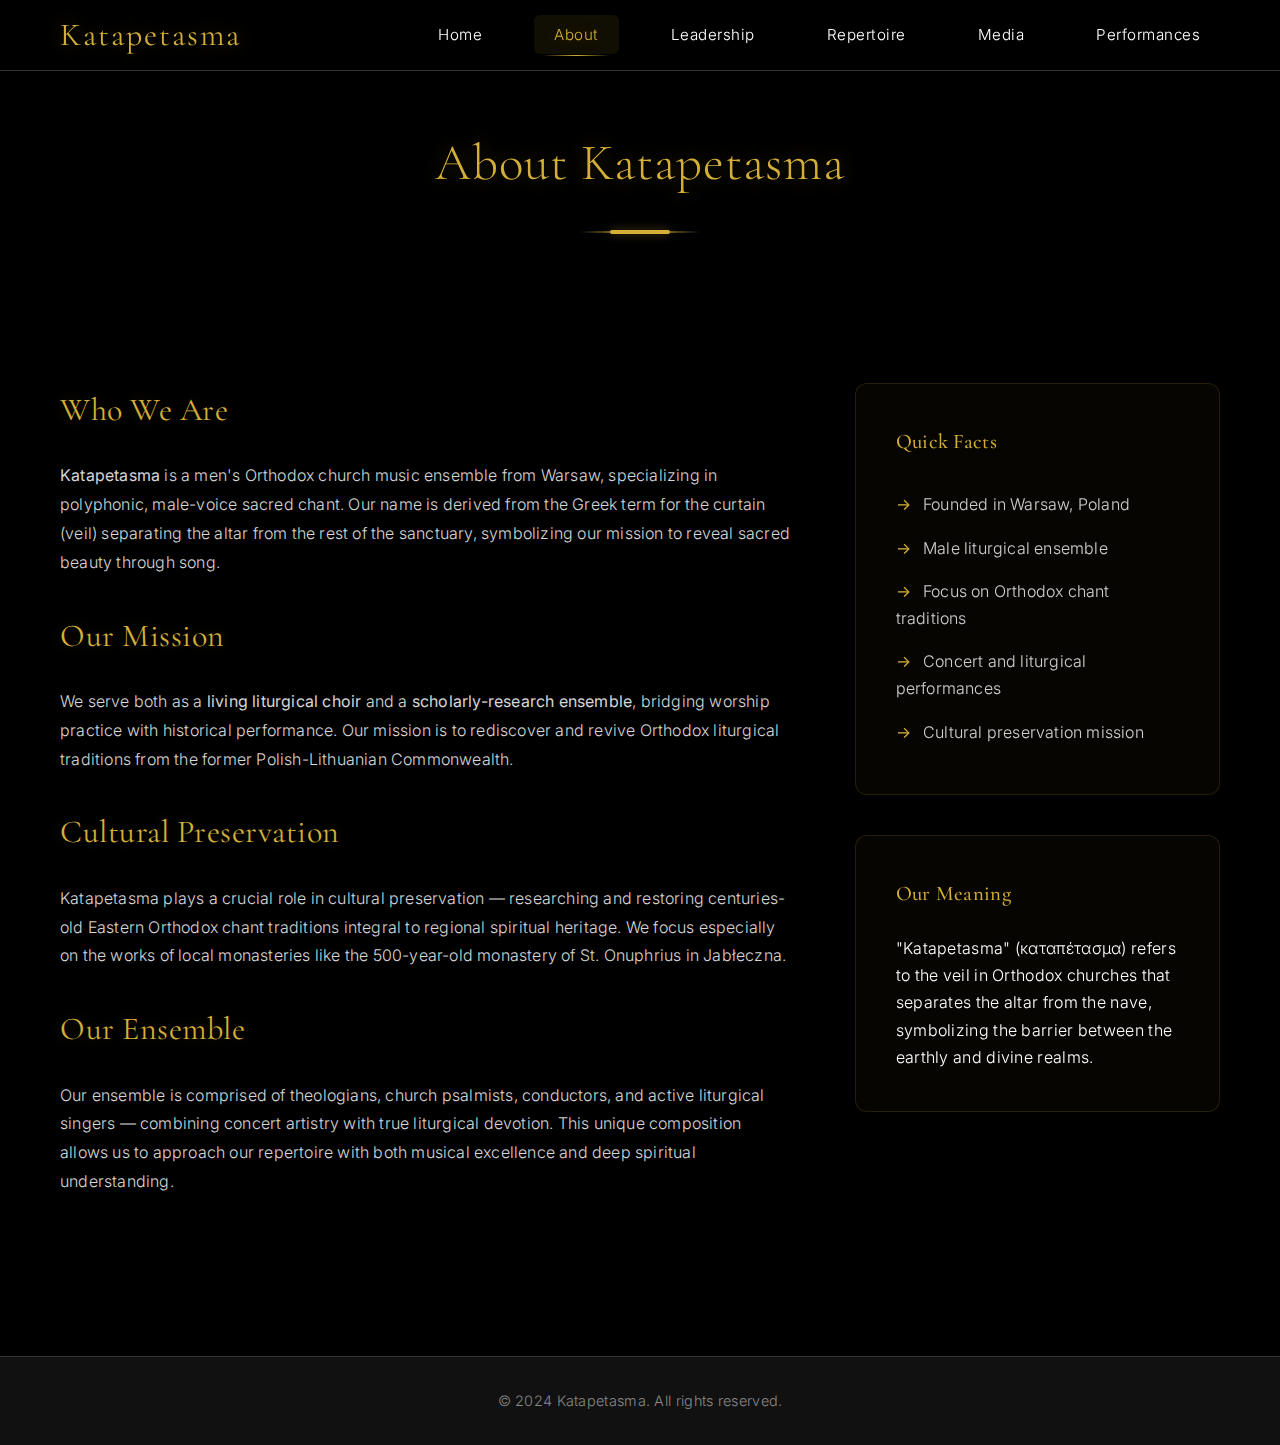
<file: about.html>
<!DOCTYPE html>
<html lang="en">
<head>
    <meta charset="UTF-8">
    <meta name="viewport" content="width=device-width, initial-scale=1.0">
    <title>About - Katapetasma</title>
    <link rel="stylesheet" href="styles.css">
</head>
<body>
    <nav class="navbar">
        <div class="nav-container">
            <div class="nav-logo">
                <h1>Katapetasma</h1>
            </div>
            <ul class="nav-menu">
                <li class="nav-item">
                    <a href="index.html" class="nav-link">Home</a>
                </li>
                <li class="nav-item">
                    <a href="about.html" class="nav-link active">About</a>
                </li>
                <li class="nav-item">
                    <a href="leadership.html" class="nav-link">Leadership</a>
                </li>
                <li class="nav-item">
                    <a href="repertoire.html" class="nav-link">Repertoire</a>
                </li>
                <li class="nav-item">
                    <a href="media.html" class="nav-link">Media</a>
                </li>
                <li class="nav-item">
                    <a href="performances.html" class="nav-link">Performances</a>
                </li>
            </ul>
        </div>
    </nav>

    <main>
        <section class="page-header">
            <div class="container">
                <h2>About Katapetasma</h2>
                <div class="golden-line"></div>
            </div>
        </section>

        <section class="content">
            <div class="container">
                <div class="content-grid">
                    <div class="main-content">
                        <h3>Who We Are</h3>
                        <p>
                            <strong>Katapetasma</strong> is a men's Orthodox church music ensemble from Warsaw, specializing in polyphonic, male-voice sacred chant. Our name is derived from the Greek term for the curtain (veil) separating the altar from the rest of the sanctuary, symbolizing our mission to reveal sacred beauty through song.
                        </p>
                        
                        <h3>Our Mission</h3>
                        <p>
                            We serve both as a <strong>living liturgical choir</strong> and a <strong>scholarly-research ensemble</strong>, bridging worship practice with historical performance. Our mission is to rediscover and revive Orthodox liturgical traditions from the former Polish-Lithuanian Commonwealth.
                        </p>

                        <h3>Cultural Preservation</h3>
                        <p>
                            Katapetasma plays a crucial role in cultural preservation — researching and restoring centuries-old Eastern Orthodox chant traditions integral to regional spiritual heritage. We focus especially on the works of local monasteries like the 500-year-old monastery of St. Onuphrius in Jabłeczna.
                        </p>

                        <h3>Our Ensemble</h3>
                        <p>
                            Our ensemble is comprised of theologians, church psalmists, conductors, and active liturgical singers — combining concert artistry with true liturgical devotion. This unique composition allows us to approach our repertoire with both musical excellence and deep spiritual understanding.
                        </p>
                    </div>

                    <div class="sidebar">
                        <div class="info-box">
                            <h4>Quick Facts</h4>
                            <ul>
                                <li>Founded in Warsaw, Poland</li>
                                <li>Male liturgical ensemble</li>
                                <li>Focus on Orthodox chant traditions</li>
                                <li>Concert and liturgical performances</li>
                                <li>Cultural preservation mission</li>
                            </ul>
                        </div>

                        <div class="info-box">
                            <h4>Our Meaning</h4>
                            <p>
                                "Katapetasma" (καταπέτασμα) refers to the veil in Orthodox churches that separates the altar from the nave, symbolizing the barrier between the earthly and divine realms.
                            </p>
                        </div>
                    </div>
                </div>
            </div>
        </section>
    </main>

    <footer class="footer">
        <div class="container">
            <p>&copy; 2024 Katapetasma. All rights reserved.</p>
        </div>
    </footer>

    <script src="script.js"></script>
</body>
</html>
</file>
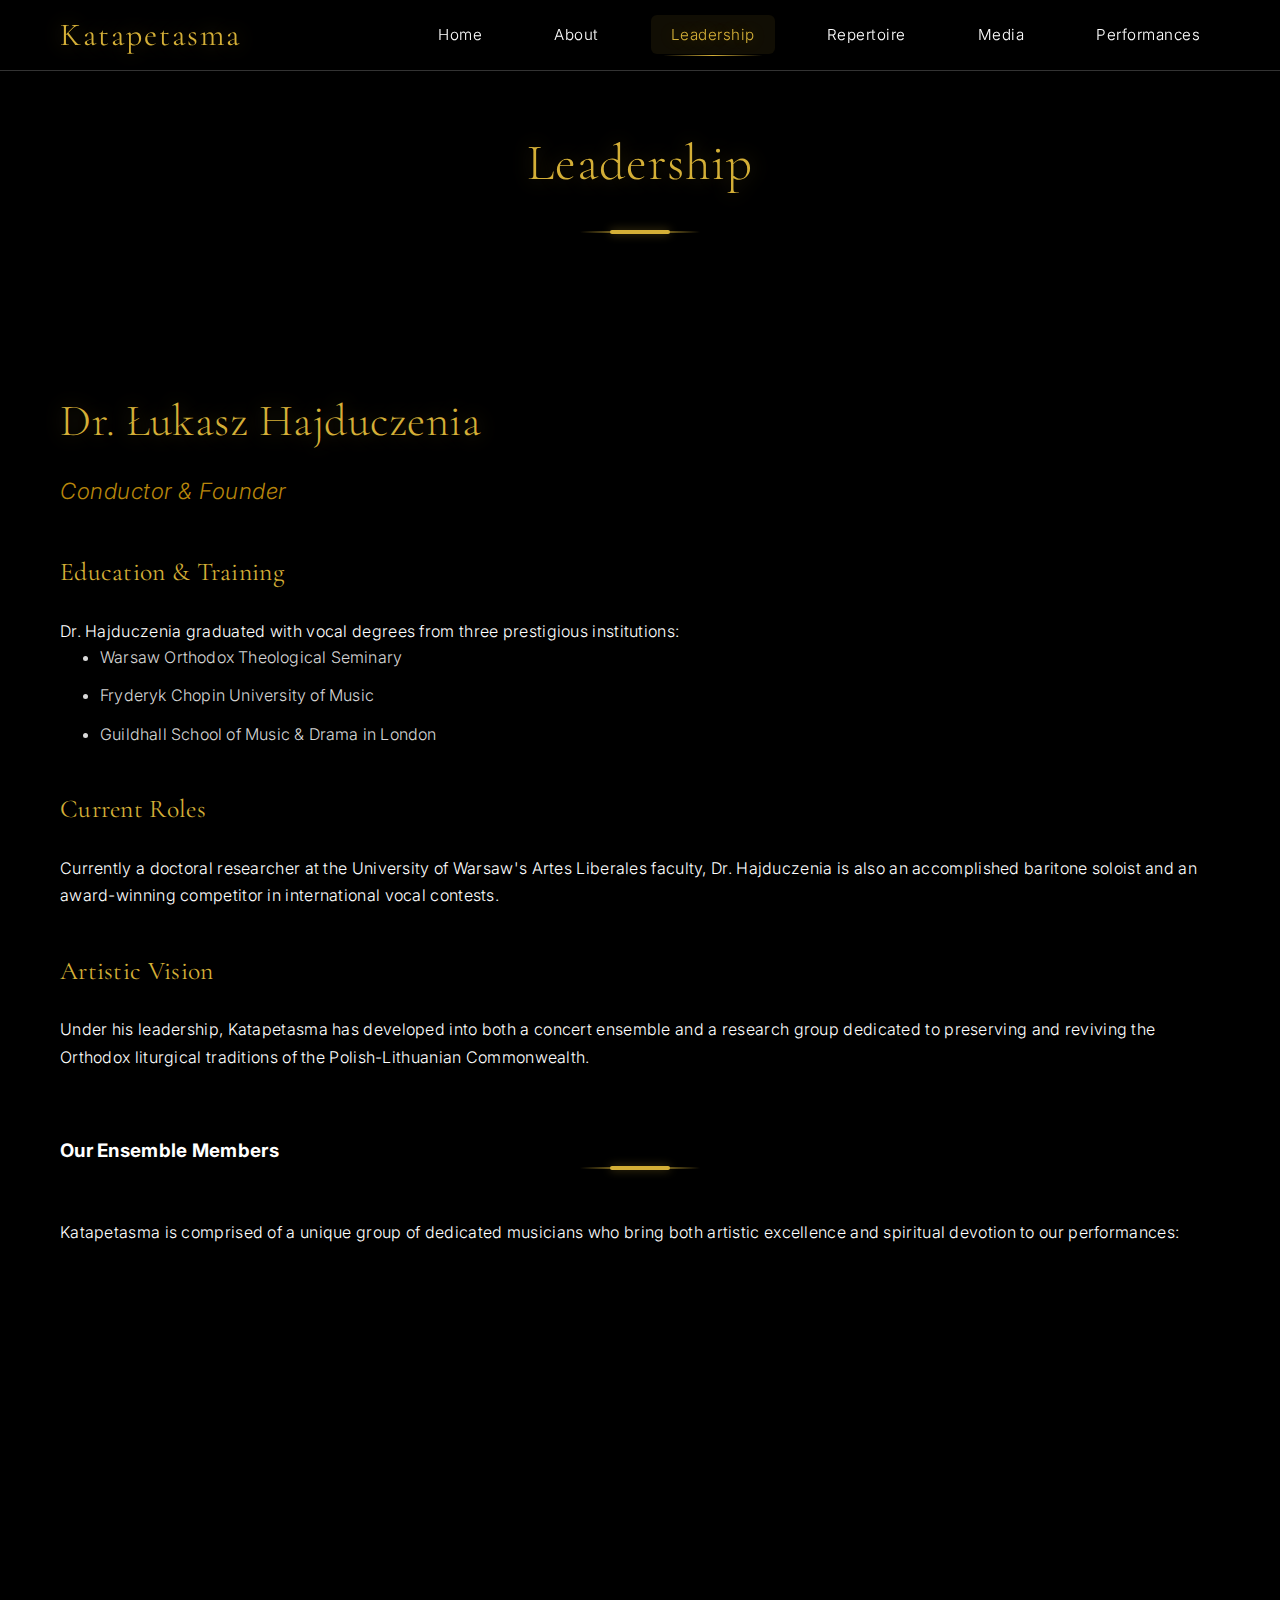
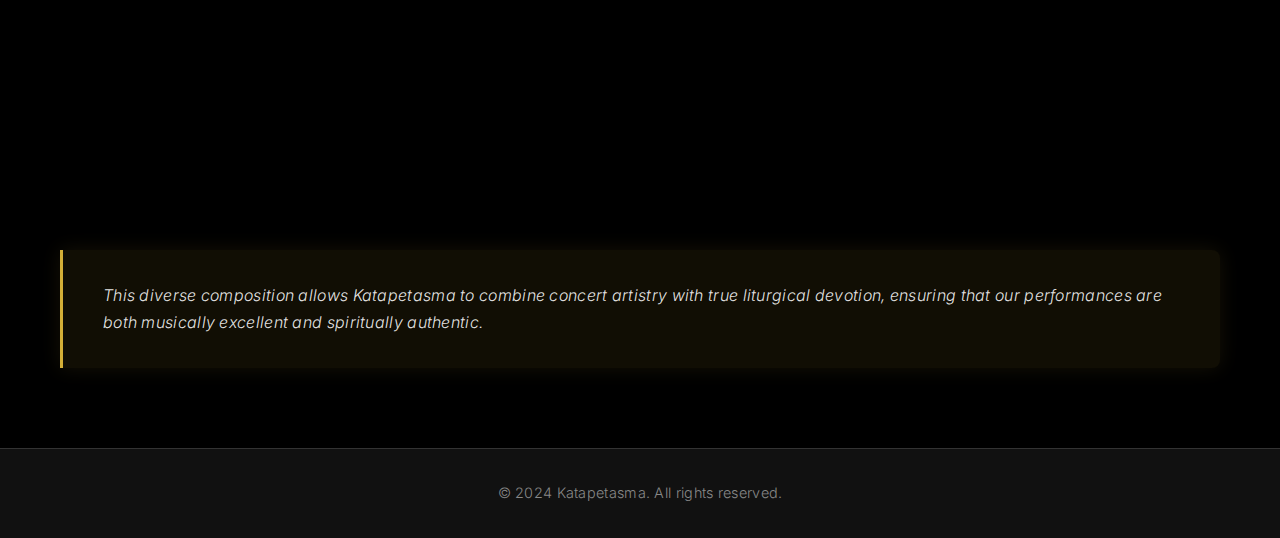
<file: leadership.html>
<!DOCTYPE html>
<html lang="en">
<head>
    <meta charset="UTF-8">
    <meta name="viewport" content="width=device-width, initial-scale=1.0">
    <title>Leadership - Katapetasma</title>
    <link rel="stylesheet" href="styles.css">
</head>
<body>
    <nav class="navbar">
        <div class="nav-container">
            <div class="nav-logo">
                <h1>Katapetasma</h1>
            </div>
            <ul class="nav-menu">
                <li class="nav-item">
                    <a href="index.html" class="nav-link">Home</a>
                </li>
                <li class="nav-item">
                    <a href="about.html" class="nav-link">About</a>
                </li>
                <li class="nav-item">
                    <a href="leadership.html" class="nav-link active">Leadership</a>
                </li>
                <li class="nav-item">
                    <a href="repertoire.html" class="nav-link">Repertoire</a>
                </li>
                <li class="nav-item">
                    <a href="media.html" class="nav-link">Media</a>
                </li>
                <li class="nav-item">
                    <a href="performances.html" class="nav-link">Performances</a>
                </li>
            </ul>
        </div>
    </nav>

    <main>
        <section class="page-header">
            <div class="container">
                <h2>Leadership</h2>
                <div class="golden-line"></div>
            </div>
        </section>

        <section class="content">
            <div class="container">
                <div class="leader-profile">
                    <div class="leader-info">
                        <h3>Dr. Łukasz Hajduczenia</h3>
                        <p class="leader-title">Conductor & Founder</p>
                        
                        <div class="leader-bio">
                            <h4>Education & Training</h4>
                            <p>
                                Dr. Hajduczenia graduated with vocal degrees from three prestigious institutions:
                            </p>
                            <ul>
                                <li>Warsaw Orthodox Theological Seminary</li>
                                <li>Fryderyk Chopin University of Music</li>
                                <li>Guildhall School of Music & Drama in London</li>
                            </ul>
                            
                            <h4>Current Roles</h4>
                            <p>
                                Currently a doctoral researcher at the University of Warsaw's Artes Liberales faculty, Dr. Hajduczenia is also an accomplished baritone soloist and an award-winning competitor in international vocal contests.
                            </p>

                            <h4>Artistic Vision</h4>
                            <p>
                                Under his leadership, Katapetasma has developed into both a concert ensemble and a research group dedicated to preserving and reviving the Orthodox liturgical traditions of the Polish-Lithuanian Commonwealth.
                            </p>
                        </div>
                    </div>
                </div>

                <section class="ensemble-info">
                    <h3>Our Ensemble Members</h3>
                    <div class="golden-line"></div>
                    
                    <div class="members-description">
                        <p>
                            Katapetasma is comprised of a unique group of dedicated musicians who bring both artistic excellence and spiritual devotion to our performances:
                        </p>
                        
                        <div class="member-categories">
                            <div class="category">
                                <h4>Theologians</h4>
                                <p>Scholars who understand the deep spiritual meaning behind the liturgical texts and traditions we perform.</p>
                            </div>
                            
                            <div class="category">
                                <h4>Church Psalmists</h4>
                                <p>Active liturgical singers who bring authentic worship experience to our performances.</p>
                            </div>
                            
                            <div class="category">
                                <h4>Conductors</h4>
                                <p>Musical leaders who contribute to our artistic direction and ensemble coordination.</p>
                            </div>
                            
                            <div class="category">
                                <h4>Active Liturgical Singers</h4>
                                <p>Musicians who regularly participate in Orthodox worship services, maintaining the living tradition of sacred song.</p>
                            </div>
                        </div>
                        
                        <p class="ensemble-philosophy">
                            This diverse composition allows Katapetasma to combine concert artistry with true liturgical devotion, ensuring that our performances are both musically excellent and spiritually authentic.
                        </p>
                    </div>
                </section>
            </div>
        </section>
    </main>

    <footer class="footer">
        <div class="container">
            <p>&copy; 2024 Katapetasma. All rights reserved.</p>
        </div>
    </footer>

    <script src="script.js"></script>
</body>
</html>
</file>
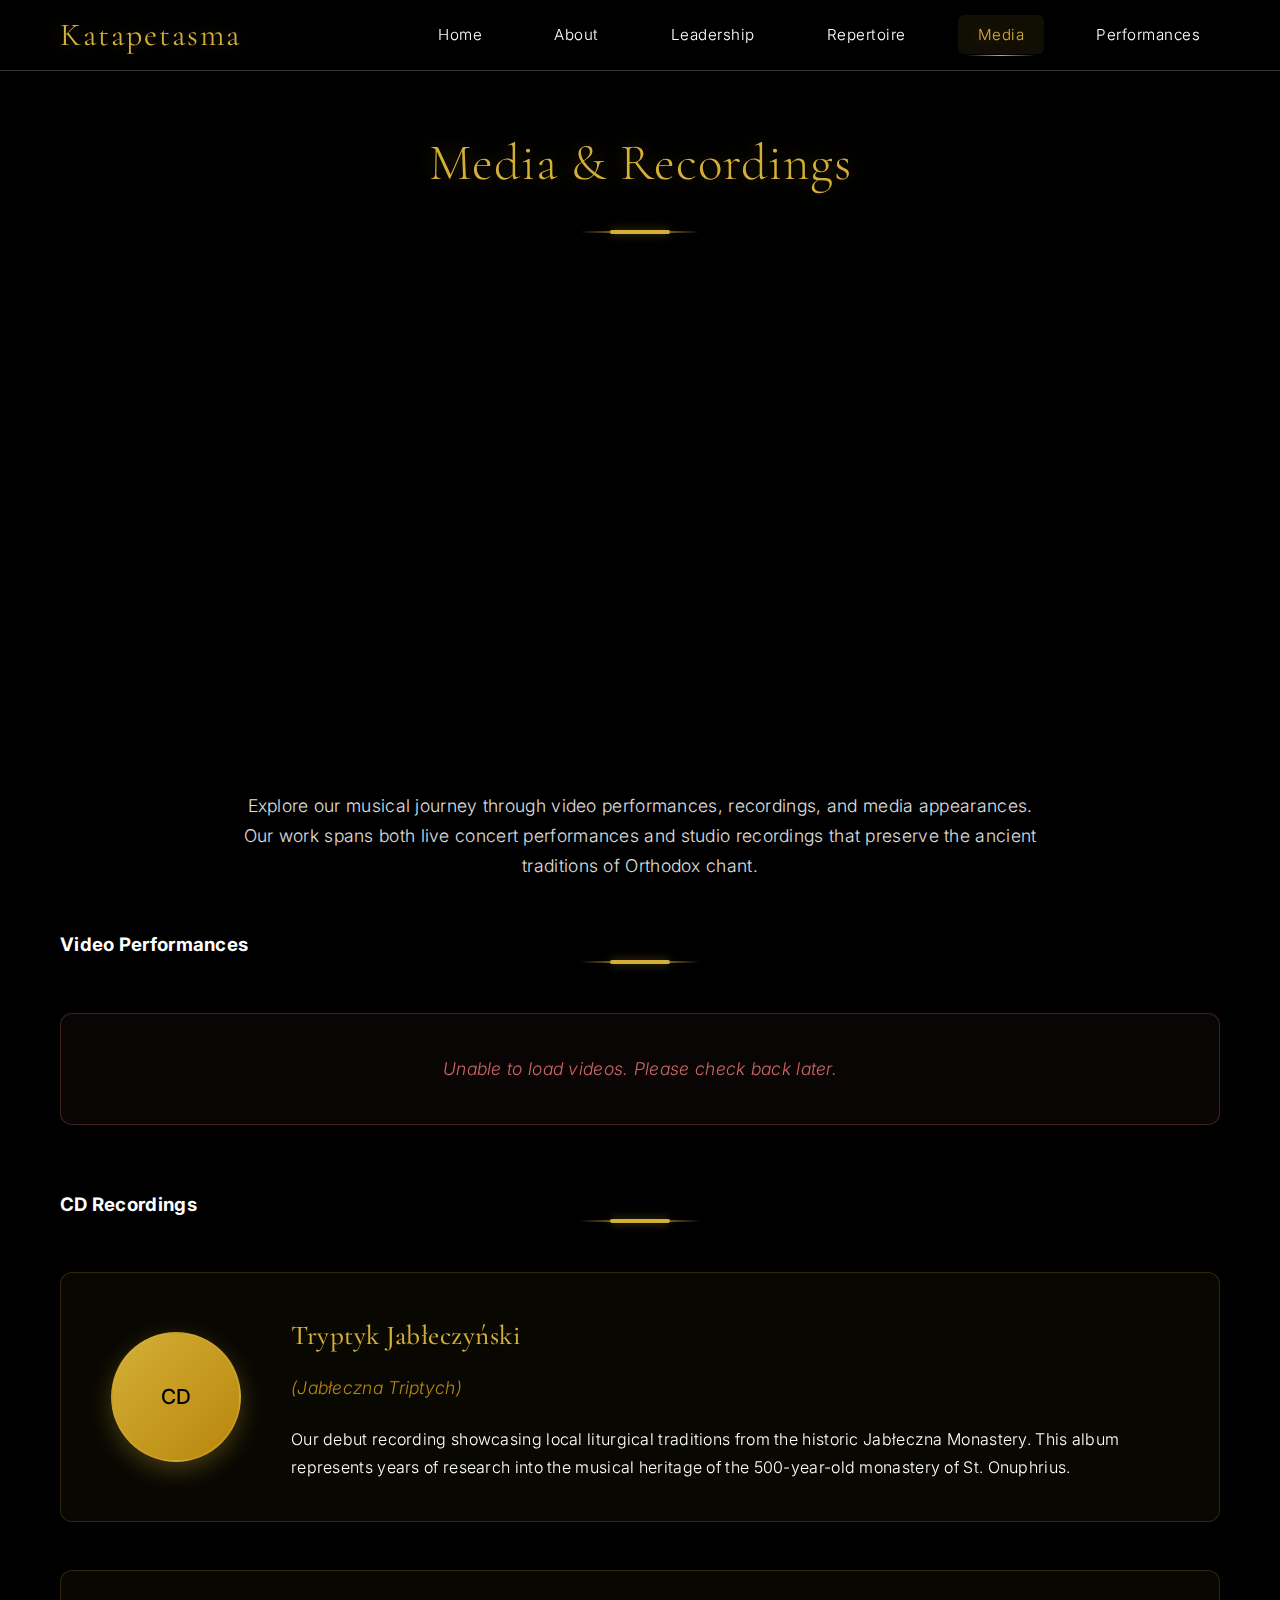
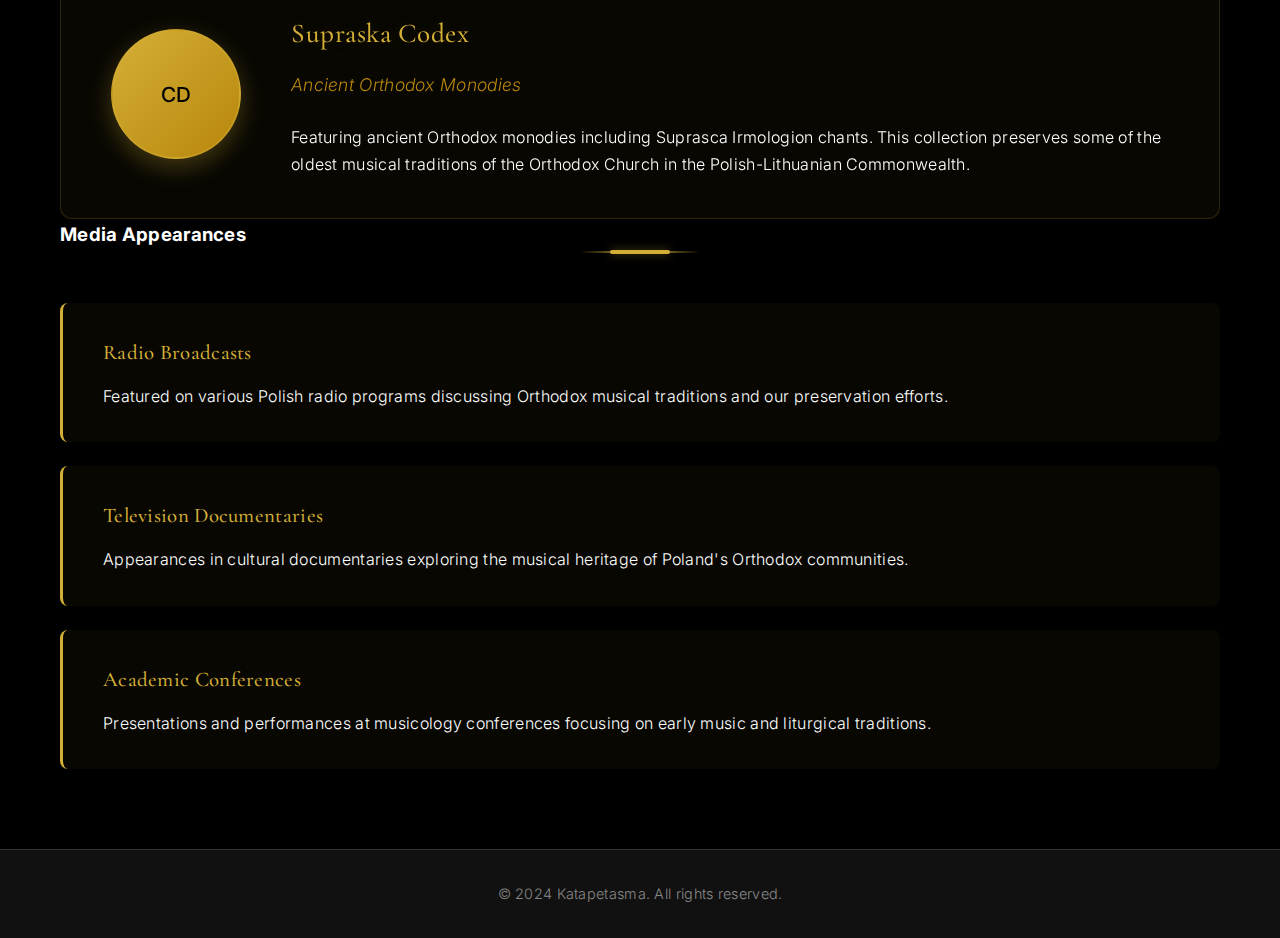
<file: media.html>
<!DOCTYPE html>
<html lang="en">
<head>
    <meta charset="UTF-8">
    <meta name="viewport" content="width=device-width, initial-scale=1.0">
    <title>Media - Katapetasma</title>
    <link rel="stylesheet" href="styles.css">
</head>
<body>
    <nav class="navbar">
        <div class="nav-container">
            <div class="nav-logo">
                <h1>Katapetasma</h1>
            </div>
            <ul class="nav-menu">
                <li class="nav-item">
                    <a href="index.html" class="nav-link">Home</a>
                </li>
                <li class="nav-item">
                    <a href="about.html" class="nav-link">About</a>
                </li>
                <li class="nav-item">
                    <a href="leadership.html" class="nav-link">Leadership</a>
                </li>
                <li class="nav-item">
                    <a href="repertoire.html" class="nav-link">Repertoire</a>
                </li>
                <li class="nav-item">
                    <a href="media.html" class="nav-link active">Media</a>
                </li>
                <li class="nav-item">
                    <a href="performances.html" class="nav-link">Performances</a>
                </li>
            </ul>
        </div>
    </nav>

    <main>
        <section class="page-header">
            <div class="container">
                <h2>Media & Recordings</h2>
                <div class="golden-line"></div>
            </div>
        </section>

        <section class="content">
            <div class="container">
                <div class="spotify-embed-section">
                    <iframe data-testid="embed-iframe" style="border-radius:12px" src="https://open.spotify.com/embed/album/2RpNWNCd2PK2DfwgOnzn59?utm_source=generator" width="100%" height="352" frameBorder="0" allowfullscreen="" allow="autoplay; clipboard-write; encrypted-media; fullscreen; picture-in-picture" loading="lazy"></iframe>
                </div>

                <div class="media-intro">
                    <p>
                        Explore our musical journey through video performances, recordings, and media appearances. Our work spans both live concert performances and studio recordings that preserve the ancient traditions of Orthodox chant.
                    </p>
                </div>

                <section class="video-section">
                    <h3>Video Performances</h3>
                    <div class="golden-line"></div>
                    
                    <div class="dynamic-video-grid" id="dynamic-video-list">
                        <div class="loading">Loading videos...</div>
                    </div>
                </section>

                <section class="recordings-section">
                    <h3>CD Recordings</h3>
                    <div class="golden-line"></div>
                    
                    <div class="cd-releases">
                        <div class="cd-item">
                            <div class="cd-cover">
                                <div class="cd-placeholder">CD</div>
                            </div>
                            <div class="cd-info">
                                <h4>Tryptyk Jabłeczyński</h4>
                                <p class="cd-subtitle">(Jabłeczna Triptych)</p>
                                <p>
                                    Our debut recording showcasing local liturgical traditions from the historic Jabłeczna Monastery. This album represents years of research into the musical heritage of the 500-year-old monastery of St. Onuphrius.
                                </p>
                            </div>
                        </div>
                        
                        <div class="cd-item">
                            <div class="cd-cover">
                                <div class="cd-placeholder">CD</div>
                            </div>
                            <div class="cd-info">
                                <h4>Supraska Codex</h4>
                                <p class="cd-subtitle">Ancient Orthodox Monodies</p>
                                <p>
                                    Featuring ancient Orthodox monodies including Suprasca Irmologion chants. This collection preserves some of the oldest musical traditions of the Orthodox Church in the Polish-Lithuanian Commonwealth.
                                </p>
                            </div>
                        </div>
                    </div>
                </section>

                <section class="media-appearances">
                    <h3>Media Appearances</h3>
                    <div class="golden-line"></div>
                    
                    <div class="media-list">
                        <div class="media-item">
                            <h4>Radio Broadcasts</h4>
                            <p>Featured on various Polish radio programs discussing Orthodox musical traditions and our preservation efforts.</p>
                        </div>
                        
                        <div class="media-item">
                            <h4>Television Documentaries</h4>
                            <p>Appearances in cultural documentaries exploring the musical heritage of Poland's Orthodox communities.</p>
                        </div>
                        
                        <div class="media-item">
                            <h4>Academic Conferences</h4>
                            <p>Presentations and performances at musicology conferences focusing on early music and liturgical traditions.</p>
                        </div>
                    </div>
                </section>
            </div>
        </section>
    </main>

    <footer class="footer">
        <div class="container">
            <p>&copy; 2024 Katapetasma. All rights reserved.</p>
        </div>
    </footer>

    <script src="script.js"></script>
</body>
</html>
</file>
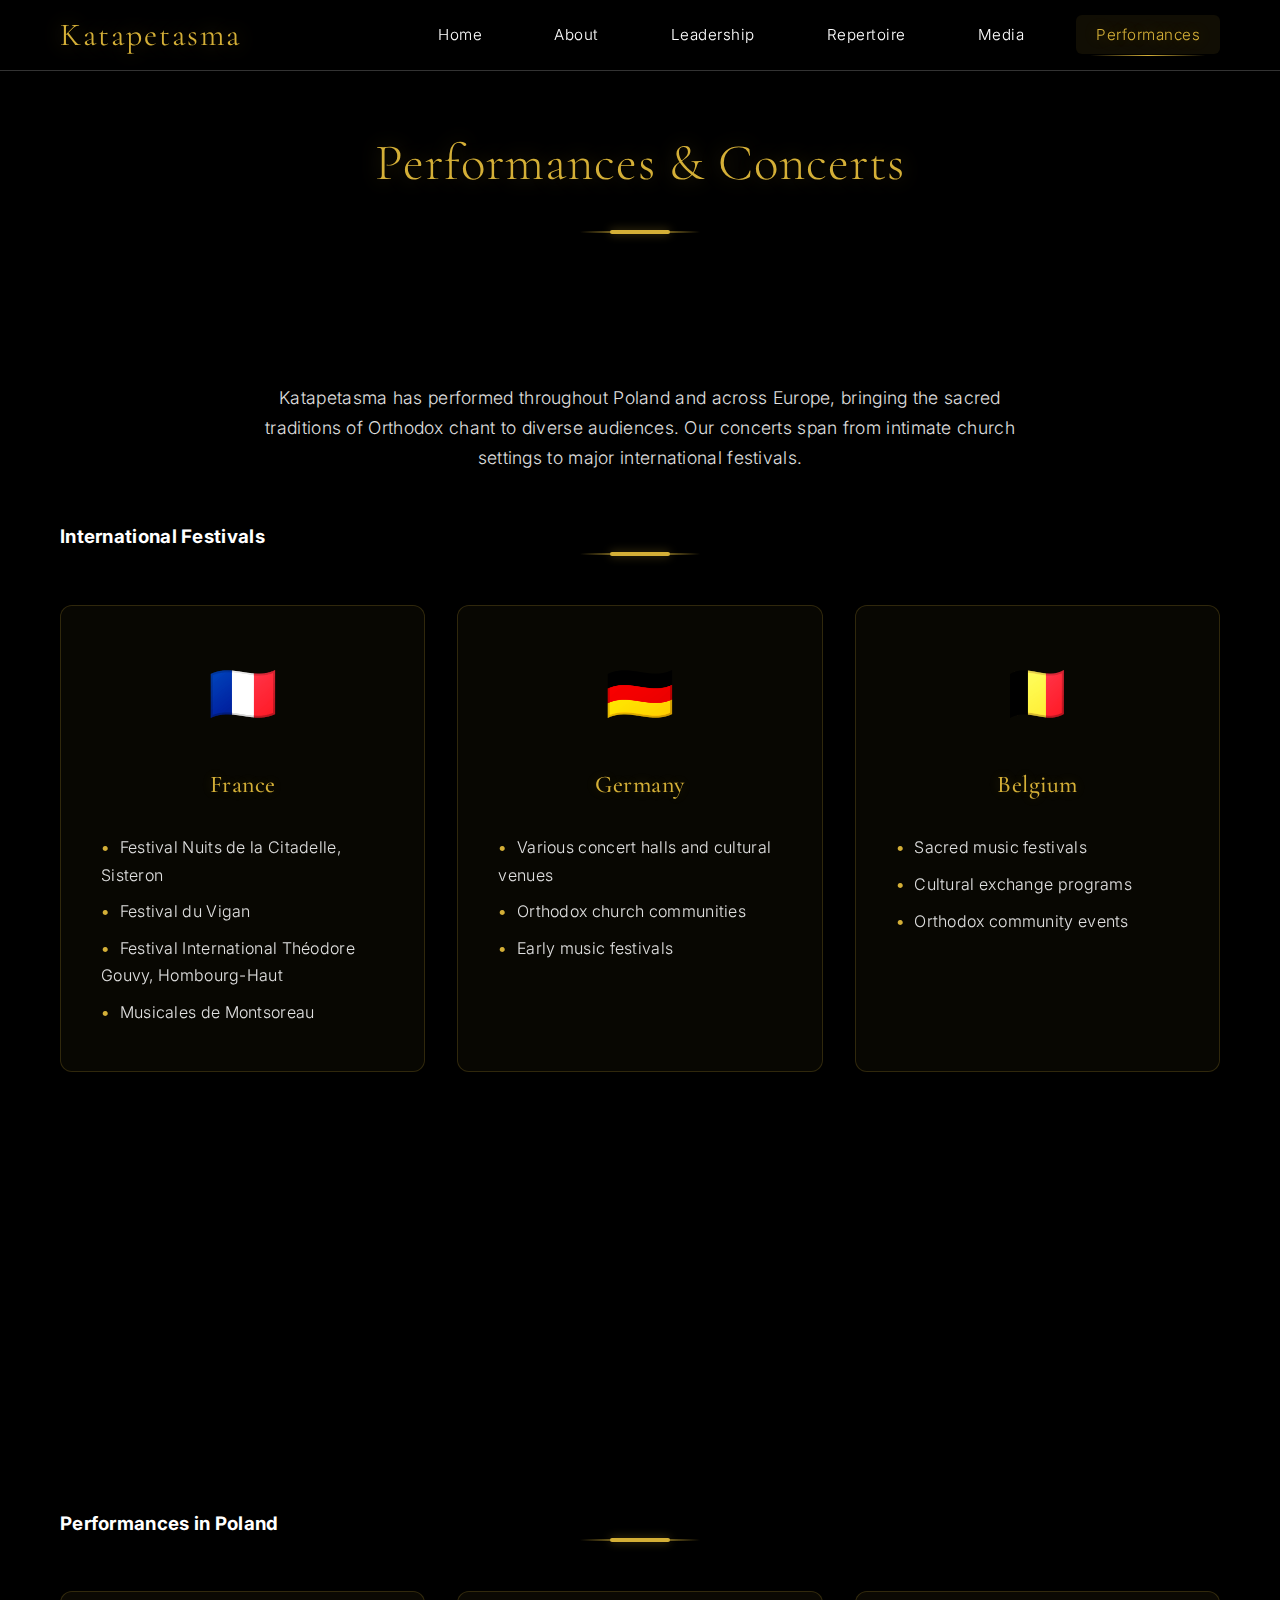
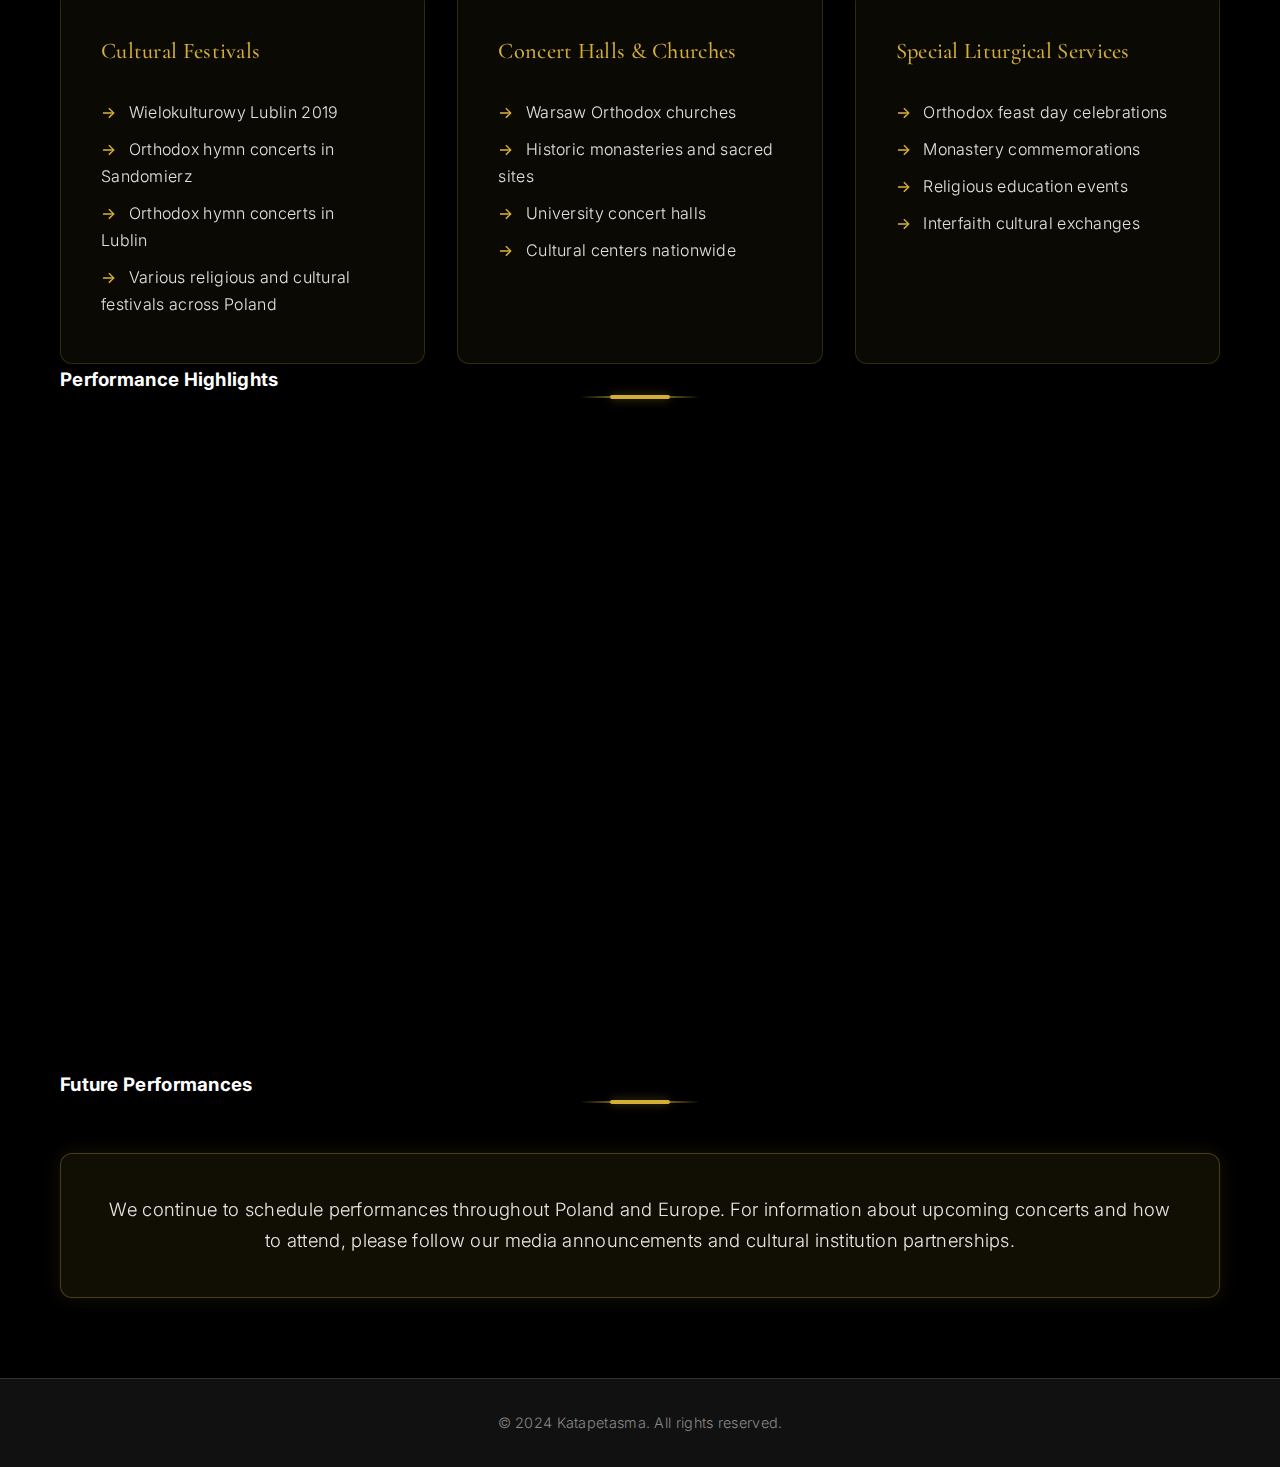
<file: performances.html>
<!DOCTYPE html>
<html lang="en">
<head>
    <meta charset="UTF-8">
    <meta name="viewport" content="width=device-width, initial-scale=1.0">
    <title>Performances - Katapetasma</title>
    <link rel="stylesheet" href="styles.css">
</head>
<body>
    <nav class="navbar">
        <div class="nav-container">
            <div class="nav-logo">
                <h1>Katapetasma</h1>
            </div>
            <ul class="nav-menu">
                <li class="nav-item">
                    <a href="index.html" class="nav-link">Home</a>
                </li>
                <li class="nav-item">
                    <a href="about.html" class="nav-link">About</a>
                </li>
                <li class="nav-item">
                    <a href="leadership.html" class="nav-link">Leadership</a>
                </li>
                <li class="nav-item">
                    <a href="repertoire.html" class="nav-link">Repertoire</a>
                </li>
                <li class="nav-item">
                    <a href="media.html" class="nav-link">Media</a>
                </li>
                <li class="nav-item">
                    <a href="performances.html" class="nav-link active">Performances</a>
                </li>
            </ul>
        </div>
    </nav>

    <main>
        <section class="page-header">
            <div class="container">
                <h2>Performances & Concerts</h2>
                <div class="golden-line"></div>
            </div>
        </section>

        <section class="content">
            <div class="container">
                <div class="performance-intro">
                    <p>
                        Katapetasma has performed throughout Poland and across Europe, bringing the sacred traditions of Orthodox chant to diverse audiences. Our concerts span from intimate church settings to major international festivals.
                    </p>
                </div>

                <section class="international-performances">
                    <h3>International Festivals</h3>
                    <div class="golden-line"></div>
                    
                    <div class="performance-grid">
                        <div class="performance-card">
                            <div class="performance-flag">🇫🇷</div>
                            <h4>France</h4>
                            <ul>
                                <li>Festival Nuits de la Citadelle, Sisteron</li>
                                <li>Festival du Vigan</li>
                                <li>Festival International Théodore Gouvy, Hombourg-Haut</li>
                                <li>Musicales de Montsoreau</li>
                            </ul>
                        </div>
                        
                        <div class="performance-card">
                            <div class="performance-flag">🇩🇪</div>
                            <h4>Germany</h4>
                            <ul>
                                <li>Various concert halls and cultural venues</li>
                                <li>Orthodox church communities</li>
                                <li>Early music festivals</li>
                            </ul>
                        </div>
                        
                        <div class="performance-card">
                            <div class="performance-flag">🇧🇪</div>
                            <h4>Belgium</h4>
                            <ul>
                                <li>Sacred music festivals</li>
                                <li>Cultural exchange programs</li>
                                <li>Orthodox community events</li>
                            </ul>
                        </div>
                        
                        <div class="performance-card">
                            <div class="performance-flag">🇷🇸</div>
                            <h4>Serbia</h4>
                            <ul>
                                <li>Orthodox monasteries and churches</li>
                                <li>Traditional music festivals</li>
                                <li>Cultural heritage events</li>
                            </ul>
                        </div>
                    </div>
                </section>

                <section class="polish-performances">
                    <h3>Performances in Poland</h3>
                    <div class="golden-line"></div>
                    
                    <div class="poland-venues">
                        <div class="venue-section">
                            <h4>Cultural Festivals</h4>
                            <ul>
                                <li>Wielokulturowy Lublin 2019</li>
                                <li>Orthodox hymn concerts in Sandomierz</li>
                                <li>Orthodox hymn concerts in Lublin</li>
                                <li>Various religious and cultural festivals across Poland</li>
                            </ul>
                        </div>
                        
                        <div class="venue-section">
                            <h4>Concert Halls & Churches</h4>
                            <ul>
                                <li>Warsaw Orthodox churches</li>
                                <li>Historic monasteries and sacred sites</li>
                                <li>University concert halls</li>
                                <li>Cultural centers nationwide</li>
                            </ul>
                        </div>
                        
                        <div class="venue-section">
                            <h4>Special Liturgical Services</h4>
                            <ul>
                                <li>Orthodox feast day celebrations</li>
                                <li>Monastery commemorations</li>
                                <li>Religious education events</li>
                                <li>Interfaith cultural exchanges</li>
                            </ul>
                        </div>
                    </div>
                </section>

                <section class="performance-highlights">
                    <h3>Performance Highlights</h3>
                    <div class="golden-line"></div>
                    
                    <div class="highlight-cards">
                        <div class="highlight-card">
                            <h4>Sacred & Secular Balance</h4>
                            <p>
                                Our performances successfully bridge the gap between liturgical authenticity and concert presentation, making ancient sacred music accessible to diverse audiences while maintaining its spiritual essence.
                            </p>
                        </div>
                        
                        <div class="highlight-card">
                            <h4>Educational Component</h4>
                            <p>
                                Many of our concerts include educational elements, helping audiences understand the historical and spiritual context of the music we perform.
                            </p>
                        </div>
                        
                        <div class="highlight-card">
                            <h4>Cultural Diplomacy</h4>
                            <p>
                                Our international performances serve as cultural ambassadors, sharing Poland's Orthodox musical heritage with audiences across Europe.
                            </p>
                        </div>
                        
                        <div class="highlight-card">
                            <h4>Acoustic Excellence</h4>
                            <p>
                                We carefully select venues with exceptional acoustics that enhance the natural resonance and harmonies of Orthodox chant.
                            </p>
                        </div>
                    </div>
                </section>

                <section class="upcoming-section">
                    <h3>Future Performances</h3>
                    <div class="golden-line"></div>
                    <p class="upcoming-text">
                        We continue to schedule performances throughout Poland and Europe. For information about upcoming concerts and how to attend, please follow our media announcements and cultural institution partnerships.
                    </p>
                </section>
            </div>
        </section>
    </main>

    <footer class="footer">
        <div class="container">
            <p>&copy; 2024 Katapetasma. All rights reserved.</p>
        </div>
    </footer>

    <script src="script.js"></script>
</body>
</html>
</file>
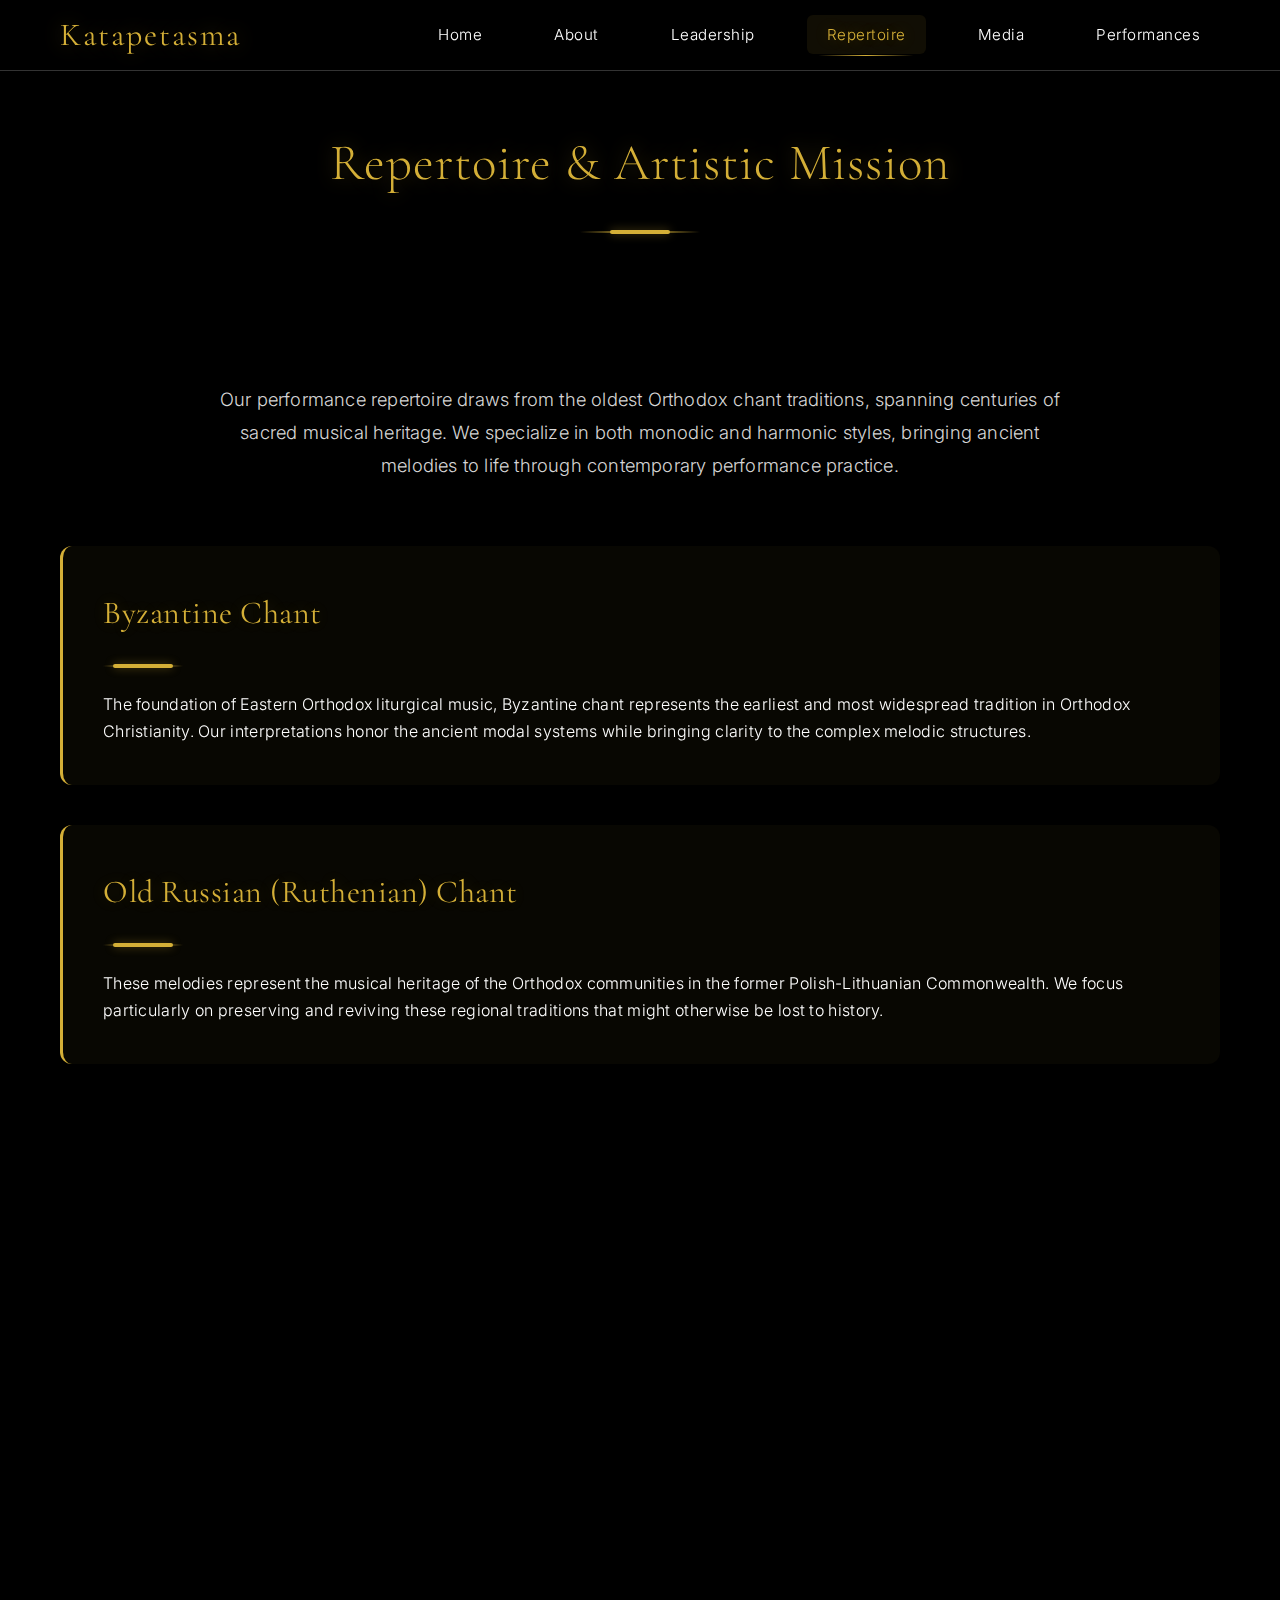
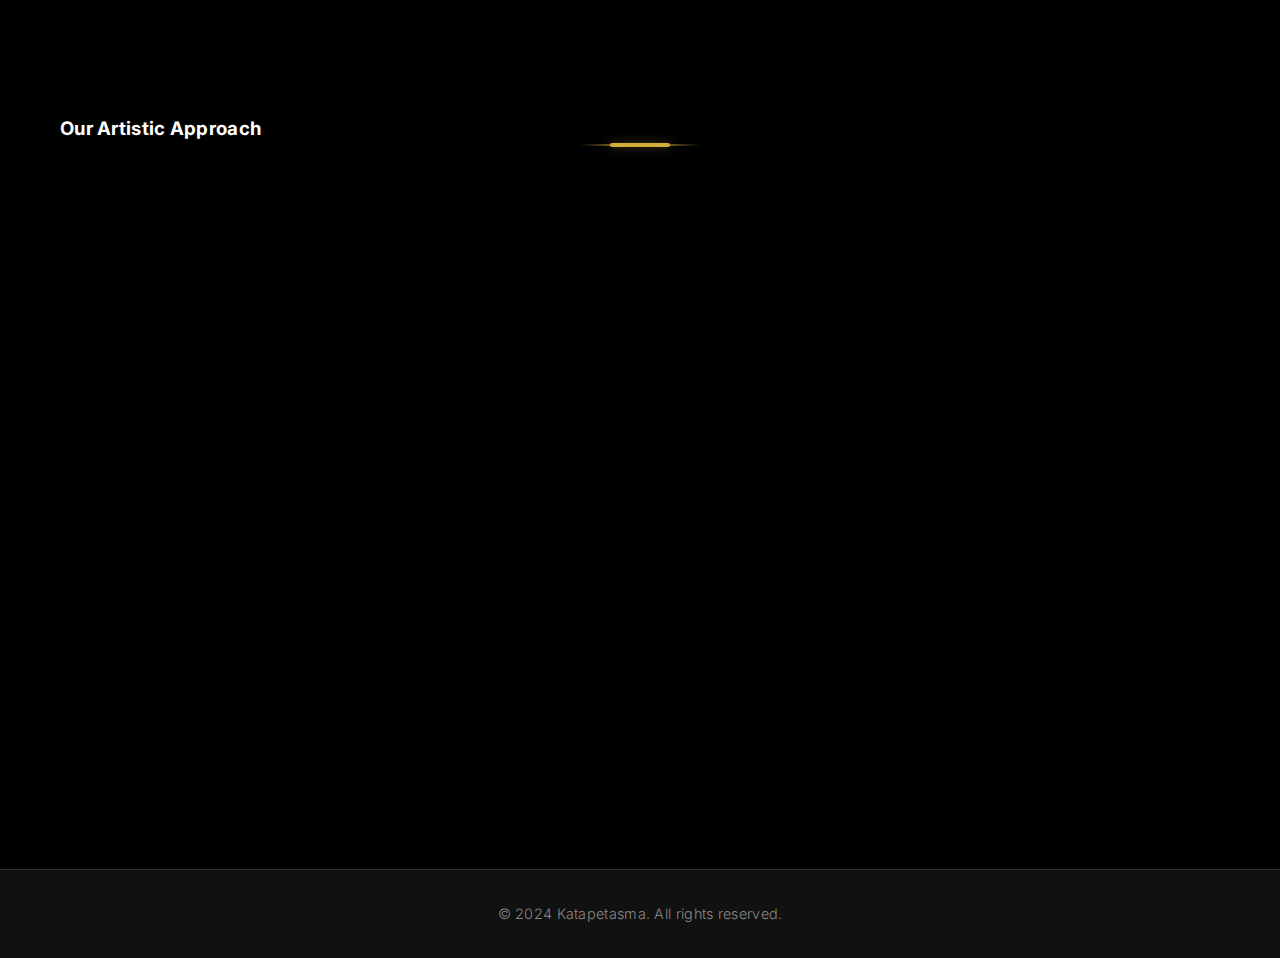
<file: repertoire.html>
<!DOCTYPE html>
<html lang="en">
<head>
    <meta charset="UTF-8">
    <meta name="viewport" content="width=device-width, initial-scale=1.0">
    <title>Repertoire - Katapetasma</title>
    <link rel="stylesheet" href="styles.css">
</head>
<body>
    <nav class="navbar">
        <div class="nav-container">
            <div class="nav-logo">
                <h1>Katapetasma</h1>
            </div>
            <ul class="nav-menu">
                <li class="nav-item">
                    <a href="index.html" class="nav-link">Home</a>
                </li>
                <li class="nav-item">
                    <a href="about.html" class="nav-link">About</a>
                </li>
                <li class="nav-item">
                    <a href="leadership.html" class="nav-link">Leadership</a>
                </li>
                <li class="nav-item">
                    <a href="repertoire.html" class="nav-link active">Repertoire</a>
                </li>
                <li class="nav-item">
                    <a href="media.html" class="nav-link">Media</a>
                </li>
                <li class="nav-item">
                    <a href="performances.html" class="nav-link">Performances</a>
                </li>
            </ul>
        </div>
    </nav>

    <main>
        <section class="page-header">
            <div class="container">
                <h2>Repertoire & Artistic Mission</h2>
                <div class="golden-line"></div>
            </div>
        </section>

        <section class="content">
            <div class="container">
                <div class="intro-text">
                    <p>
                        Our performance repertoire draws from the oldest Orthodox chant traditions, spanning centuries of sacred musical heritage. We specialize in both monodic and harmonic styles, bringing ancient melodies to life through contemporary performance practice.
                    </p>
                </div>

                <div class="repertoire-sections">
                    <div class="tradition-section">
                        <h3>Byzantine Chant</h3>
                        <div class="golden-line"></div>
                        <p>
                            The foundation of Eastern Orthodox liturgical music, Byzantine chant represents the earliest and most widespread tradition in Orthodox Christianity. Our interpretations honor the ancient modal systems while bringing clarity to the complex melodic structures.
                        </p>
                    </div>

                    <div class="tradition-section">
                        <h3>Old Russian (Ruthenian) Chant</h3>
                        <div class="golden-line"></div>
                        <p>
                            These melodies represent the musical heritage of the Orthodox communities in the former Polish-Lithuanian Commonwealth. We focus particularly on preserving and reviving these regional traditions that might otherwise be lost to history.
                        </p>
                    </div>

                    <div class="tradition-section">
                        <h3>Georgian Monastic Melodies</h3>
                        <div class="golden-line"></div>
                        <p>
                            The distinctive polyphonic tradition of Georgian Orthodox chant offers rich harmonic textures and unique vocal techniques. These ancient melodies provide a fascinating contrast to the monodic traditions of other Orthodox cultures.
                        </p>
                    </div>

                    <div class="tradition-section">
                        <h3>Local Polish-Lithuanian Traditions</h3>
                        <div class="golden-line"></div>
                        <p>
                            Our special focus lies in rediscovering Orthodox liturgical traditions from local monasteries, particularly the 500-year-old monastery of St. Onuphrius in Jabłeczna. This research work helps preserve regional variations that reflect the unique cultural synthesis of this historical region.
                        </p>
                    </div>
                </div>

                <section class="artistic-approach">
                    <h3>Our Artistic Approach</h3>
                    <div class="golden-line"></div>
                    
                    <div class="approach-grid">
                        <div class="approach-item">
                            <h4>Historical Research</h4>
                            <p>We study manuscripts and historical sources to ensure authenticity in our interpretations while making the music accessible to contemporary audiences.</p>
                        </div>
                        
                        <div class="approach-item">
                            <h4>Living Tradition</h4>
                            <p>Rather than museum pieces, we treat these chants as living traditions that continue to serve their liturgical purpose while achieving artistic excellence.</p>
                        </div>
                        
                        <div class="approach-item">
                            <h4>Cultural Bridge</h4>
                            <p>Our performances serve as a bridge between the scholarly study of ancient music and the active practice of Orthodox liturgy.</p>
                        </div>
                        
                        <div class="approach-item">
                            <h4>Regional Heritage</h4>
                            <p>We give special attention to the musical heritage of the Polish-Lithuanian Commonwealth, preserving traditions unique to this historical region.</p>
                        </div>
                    </div>
                </section>
            </div>
        </section>
    </main>

    <footer class="footer">
        <div class="container">
            <p>&copy; 2024 Katapetasma. All rights reserved.</p>
        </div>
    </footer>

    <script src="script.js"></script>
</body>
</html>
</file>
<file: styles.css>
/* Import elegant fonts */
@import url('https://fonts.googleapis.com/css2?family=Cormorant+Garamond:ital,wght@0,300;0,400;0,500;0,600;1,300;1,400&family=Inter:wght@200;300;400;500;600&display=swap');

/* Reset and Base Styles */
* {
    margin: 0;
    padding: 0;
    box-sizing: border-box;
}

body {
    font-family: 'Inter', -apple-system, BlinkMacSystemFont, sans-serif;
    font-weight: 300;
    background-color: #000000;
    color: #ffffff;
    line-height: 1.7;
    overflow-x: hidden;
    letter-spacing: 0.3px;
}

.container {
    max-width: 1200px;
    margin: 0 auto;
    padding: 0 20px;
}

/* Navigation */
.navbar {
    background-color: rgba(0, 0, 0, 0.95);
    backdrop-filter: blur(10px);
    position: fixed;
    top: 0;
    width: 100%;
    z-index: 1000;
    border-bottom: 1px solid #333;
}

.nav-container {
    max-width: 1200px;
    margin: 0 auto;
    padding: 0 20px;
    display: flex;
    justify-content: space-between;
    align-items: center;
    height: 70px;
}

.nav-logo h1 {
    font-family: 'Cormorant Garamond', serif;
    font-size: 2rem;
    font-weight: 400;
    color: #D4AF37;
    letter-spacing: 2px;
    text-shadow: 0 0 20px rgba(212, 175, 55, 0.3);
}

.nav-menu {
    display: flex;
    list-style: none;
    gap: 2rem;
}

.nav-link {
    text-decoration: none;
    color: #ffffff;
    font-weight: 300;
    font-size: 0.95rem;
    transition: all 0.4s ease;
    padding: 10px 20px;
    border-radius: 6px;
    position: relative;
    letter-spacing: 0.5px;
}

.nav-link::after {
    content: '';
    position: absolute;
    bottom: -2px;
    left: 50%;
    width: 0;
    height: 1px;
    background: linear-gradient(90deg, transparent, #D4AF37, transparent);
    transition: all 0.4s ease;
    transform: translateX(-50%);
}

.nav-link:hover,
.nav-link.active {
    color: #D4AF37;
    background-color: rgba(212, 175, 55, 0.08);
    text-shadow: 0 0 15px rgba(212, 175, 55, 0.3);
}

.nav-link:hover::after,
.nav-link.active::after {
    width: 80%;
}

/* Hero Section */
.hero {
    height: 100vh;
    position: relative;
    display: flex;
    align-items: center;
    justify-content: center;
    overflow: hidden;
}

.carousel-container {
    position: absolute;
    top: 0;
    left: 0;
    width: 100%;
    height: 100%;
    z-index: 1;
}

.carousel-slide {
    position: absolute;
    top: 0;
    left: 0;
    width: 100%;
    height: 100%;
    opacity: 0;
    transition: opacity 1s ease-in-out;
}

.carousel-slide.active {
    opacity: 0.7;
}

.carousel-slide img {
    width: 100%;
    height: 100%;
    object-fit: cover;
    filter: brightness(0.5);
}

.carousel-prev,
.carousel-next {
    position: absolute;
    top: 50%;
    transform: translateY(-50%);
    background: rgba(212, 175, 55, 0.15);
    border: 1px solid rgba(212, 175, 55, 0.4);
    color: #D4AF37;
    font-size: 1.8rem;
    padding: 12px 16px;
    cursor: pointer;
    transition: all 0.4s ease;
    z-index: 3;
    border-radius: 50%;
    backdrop-filter: blur(10px);
    width: 50px;
    height: 50px;
    display: flex;
    align-items: center;
    justify-content: center;
}

.carousel-prev {
    left: 40px;
}

.carousel-next {
    right: 40px;
}

.carousel-prev:hover,
.carousel-next:hover {
    background: rgba(212, 175, 55, 0.3);
    border-color: #D4AF37;
    transform: translateY(-50%) scale(1.05);
    box-shadow: 0 0 25px rgba(212, 175, 55, 0.4);
}

.hero-content {
    position: relative;
    z-index: 2;
    text-align: center;
    padding: 2rem;
    max-width: 800px;
}

.hero-content h2 {
    font-family: 'Cormorant Garamond', serif;
    font-size: 4rem;
    font-weight: 300;
    margin-bottom: 2rem;
    color: #D4AF37;
    text-shadow: 0 0 30px rgba(212, 175, 55, 0.4);
    letter-spacing: 1px;
    line-height: 1.2;
}

.hero-description {
    font-size: 1.2rem;
    font-weight: 300;
    line-height: 1.8;
    margin-bottom: 2.5rem;
    color: rgba(255, 255, 255, 0.9);
    text-shadow: 0 2px 4px rgba(0, 0, 0, 0.8);
    max-width: 600px;
    margin-left: auto;
    margin-right: auto;
    letter-spacing: 0.3px;
}

.cta-button {
    display: inline-block;
    padding: 18px 36px;
    background: linear-gradient(135deg, #D4AF37, #B8860B);
    color: #000000;
    text-decoration: none;
    font-weight: 400;
    font-size: 0.95rem;
    border-radius: 6px;
    transition: all 0.4s ease;
    letter-spacing: 1px;
    text-transform: uppercase;
    border: 1px solid rgba(212, 175, 55, 0.3);
    box-shadow: 0 4px 15px rgba(212, 175, 55, 0.2);
}

.cta-button:hover {
    transform: translateY(-2px);
    box-shadow: 0 8px 30px rgba(212, 175, 55, 0.4);
    background: linear-gradient(135deg, #F4D03F, #D4AF37);
}

/* Page Header */
.page-header {
    padding: 120px 0 60px;
    text-align: center;
}

.page-header h2 {
    font-family: 'Cormorant Garamond', serif;
    font-size: 3.2rem;
    font-weight: 300;
    color: #D4AF37;
    margin-bottom: 24px;
    letter-spacing: 1px;
    text-shadow: 0 0 20px rgba(212, 175, 55, 0.3);
}

.golden-line {
    width: 120px;
    height: 2px;
    background: linear-gradient(90deg, transparent, #D4AF37, transparent);
    margin: 0 auto 50px;
    position: relative;
}

.golden-line::before {
    content: '';
    position: absolute;
    top: -1px;
    left: 50%;
    transform: translateX(-50%);
    width: 60px;
    height: 4px;
    background: #D4AF37;
    border-radius: 2px;
    box-shadow: 0 0 10px rgba(212, 175, 55, 0.4);
}

/* Content Sections */
.content {
    padding: 40px 0 80px;
}

.content-grid {
    display: grid;
    grid-template-columns: 2fr 1fr;
    gap: 4rem;
    margin-bottom: 3rem;
}

.main-content h3 {
    font-family: 'Cormorant Garamond', serif;
    color: #D4AF37;
    font-size: 2rem;
    margin-bottom: 1.5rem;
    font-weight: 400;
    letter-spacing: 0.5px;
    text-shadow: 0 0 15px rgba(212, 175, 55, 0.2);
}

.main-content p {
    margin-bottom: 2rem;
    color: rgba(255, 255, 255, 0.85);
    line-height: 1.8;
    font-weight: 300;
    letter-spacing: 0.2px;
}

.sidebar .info-box {
    background: rgba(212, 175, 55, 0.03);
    border: 1px solid rgba(212, 175, 55, 0.15);
    padding: 2.5rem;
    margin-bottom: 2.5rem;
    border-radius: 12px;
    backdrop-filter: blur(5px);
}

.sidebar .info-box h4 {
    font-family: 'Cormorant Garamond', serif;
    color: #D4AF37;
    margin-bottom: 1.5rem;
    font-size: 1.3rem;
    font-weight: 500;
    letter-spacing: 0.3px;
}

.sidebar .info-box ul {
    list-style: none;
}

.sidebar .info-box li {
    padding: 0.5rem 0;
    color: rgba(255, 255, 255, 0.8);
    font-weight: 300;
    letter-spacing: 0.2px;
}

.sidebar .info-box li:before {
    content: "→ ";
    color: #D4AF37;
    font-weight: 400;
    margin-right: 8px;
}

/* Intro Section */
.intro {
    padding: 80px 0;
    background: rgba(255, 255, 255, 0.02);
}

.intro-grid {
    display: grid;
    grid-template-columns: 1fr 1fr;
    gap: 4rem;
}

.intro-text h3,
.intro-highlight h4 {
    font-family: 'Cormorant Garamond', serif;
    color: #D4AF37;
    font-size: 1.8rem;
    margin-bottom: 1.5rem;
    font-weight: 400;
    letter-spacing: 0.5px;
    text-shadow: 0 0 12px rgba(212, 175, 55, 0.2);
}

.intro-text p,
.intro-highlight p {
    color: rgba(255, 255, 255, 0.85);
    line-height: 1.8;
    font-weight: 300;
    letter-spacing: 0.2px;
}

.intro-highlight {
    border-left: 2px solid #D4AF37;
    padding-left: 2.5rem;
    position: relative;
}

.intro-highlight::before {
    content: '';
    position: absolute;
    left: -1px;
    top: 0;
    bottom: 0;
    width: 2px;
    background: linear-gradient(180deg, transparent, #D4AF37, transparent);
    box-shadow: 0 0 10px rgba(212, 175, 55, 0.3);
}

/* Leadership Page Styles */
.leader-profile {
    margin-bottom: 4rem;
}

.leader-info h3 {
    font-family: 'Cormorant Garamond', serif;
    color: #D4AF37;
    font-size: 2.8rem;
    margin-bottom: 0.8rem;
    font-weight: 300;
    letter-spacing: 0.5px;
    text-shadow: 0 0 20px rgba(212, 175, 55, 0.3);
}

.leader-title {
    color: #B8860B;
    font-size: 1.4rem;
    font-style: italic;
    font-weight: 300;
    margin-bottom: 2.5rem;
    letter-spacing: 0.5px;
}

.leader-bio h4 {
    font-family: 'Cormorant Garamond', serif;
    color: #D4AF37;
    font-size: 1.6rem;
    margin: 2.5rem 0 1.5rem;
    font-weight: 400;
    letter-spacing: 0.3px;
}

.leader-bio ul {
    margin-left: 2.5rem;
    margin-bottom: 2rem;
}

.leader-bio li {
    color: rgba(255, 255, 255, 0.85);
    margin-bottom: 0.8rem;
    font-weight: 300;
    letter-spacing: 0.2px;
    line-height: 1.6;
}

.ensemble-info {
    margin-top: 4rem;
}

.member-categories {
    display: grid;
    grid-template-columns: repeat(auto-fit, minmax(280px, 1fr));
    gap: 2rem;
    margin: 2rem 0;
}

.category {
    background: rgba(212, 175, 55, 0.04);
    border: 1px solid rgba(212, 175, 55, 0.2);
    padding: 2.5rem;
    border-radius: 12px;
    transition: all 0.3s ease;
    backdrop-filter: blur(5px);
}

.category:hover {
    background: rgba(212, 175, 55, 0.06);
    border-color: rgba(212, 175, 55, 0.3);
    transform: translateY(-2px);
    box-shadow: 0 8px 25px rgba(212, 175, 55, 0.1);
}

.category h4 {
    font-family: 'Cormorant Garamond', serif;
    color: #D4AF37;
    margin-bottom: 1.5rem;
    font-size: 1.3rem;
    font-weight: 500;
    letter-spacing: 0.3px;
}

.ensemble-philosophy {
    background: rgba(212, 175, 55, 0.08);
    border-left: 3px solid #D4AF37;
    padding: 2rem 2.5rem;
    margin-top: 2.5rem;
    font-style: italic;
    color: rgba(255, 255, 255, 0.9);
    font-weight: 300;
    letter-spacing: 0.3px;
    border-radius: 0 8px 8px 0;
    box-shadow: 0 0 20px rgba(212, 175, 55, 0.1);
}

/* Repertoire Page Styles */
.intro-text {
    text-align: center;
    margin-bottom: 4rem;
    font-size: 1.15rem;
    color: rgba(255, 255, 255, 0.85);
    max-width: 850px;
    margin-left: auto;
    margin-right: auto;
    font-weight: 300;
    letter-spacing: 0.3px;
    line-height: 1.8;
}

.tradition-section {
    background: rgba(212, 175, 55, 0.04);
    margin-bottom: 2.5rem;
    padding: 2.5rem;
    border-radius: 12px;
    border-left: 3px solid #D4AF37;
    transition: all 0.3s ease;
    backdrop-filter: blur(5px);
}

.tradition-section:hover {
    background: rgba(212, 175, 55, 0.06);
    border-left-color: #F4D03F;
    box-shadow: 0 5px 20px rgba(212, 175, 55, 0.1);
}

.tradition-section h3 {
    font-family: 'Cormorant Garamond', serif;
    color: #D4AF37;
    font-size: 2rem;
    margin-bottom: 1.5rem;
    font-weight: 400;
    letter-spacing: 0.5px;
    text-shadow: 0 0 15px rgba(212, 175, 55, 0.2);
}

.tradition-section .golden-line {
    margin: 1.5rem 0;
    margin-left: 0;
    width: 80px;
}

.artistic-approach {
    margin-top: 4rem;
}

.approach-grid {
    display: grid;
    grid-template-columns: repeat(auto-fit, minmax(280px, 1fr));
    gap: 2rem;
    margin-top: 2rem;
}

.approach-item {
    background: rgba(212, 175, 55, 0.05);
    border: 1px solid rgba(212, 175, 55, 0.2);
    padding: 2.5rem;
    border-radius: 12px;
    text-align: center;
    transition: all 0.3s ease;
    backdrop-filter: blur(5px);
}

.approach-item:hover {
    background: rgba(212, 175, 55, 0.08);
    border-color: rgba(212, 175, 55, 0.3);
    transform: translateY(-3px);
    box-shadow: 0 10px 30px rgba(212, 175, 55, 0.15);
}

.approach-item h4 {
    font-family: 'Cormorant Garamond', serif;
    color: #D4AF37;
    margin-bottom: 1.5rem;
    font-size: 1.4rem;
    font-weight: 500;
    letter-spacing: 0.3px;
}

/* Media Page Styles */
.media-intro {
    text-align: center;
    margin-bottom: 3rem;
    font-size: 1.1rem;
    color: #e0e0e0;
    max-width: 800px;
    margin-left: auto;
    margin-right: auto;
}

.spotify-embed-section {
    margin-bottom: 3rem;
}

/* Dynamic Video Grid Styles */
.dynamic-video-grid {
    display: grid;
    grid-template-columns: repeat(auto-fit, minmax(500px, 1fr));
    max-width: 1200px;
    gap: 30px;
    margin-top: 2rem;
}

.video-item {
    background: rgba(212, 175, 55, 0.04);
    border: 1px solid rgba(212, 175, 55, 0.2);
    border-radius: 12px;
    overflow: hidden;
    transition: all 0.4s ease;
    backdrop-filter: blur(5px);
}

.video-item:hover {
    transform: translateY(-5px);
    box-shadow: 0 10px 30px rgba(212, 175, 55, 0.2);
    border-color: rgba(212, 175, 55, 0.4);
    background: rgba(212, 175, 55, 0.06);
}


.video-embed {
    position: relative;
    aspect-ratio: 16/9;
    overflow: hidden;
}

.video-embed iframe {
    width: 100%;
    height: 100%;
    border: none;
}

.video-info {
    padding: 20px;
}

.video-title {
    font-family: 'Cormorant Garamond', serif;
    font-size: 1.3rem;
    font-weight: 500;
    margin-bottom: 10px;
    color: #D4AF37;
    letter-spacing: 0.3px;
    text-shadow: 0 0 10px rgba(212, 175, 55, 0.2);
}

.video-description {
    color: rgba(255, 255, 255, 0.8);
    font-size: 0.95rem;
    line-height: 1.5;
    font-weight: 300;
    letter-spacing: 0.2px;
}

.loading, .error, .no-videos {
    text-align: center;
    padding: 40px;
    color: rgba(255, 255, 255, 0.6);
    font-style: italic;
    font-size: 1.1rem;
    background: rgba(212, 175, 55, 0.03);
    border: 1px solid rgba(212, 175, 55, 0.15);
    border-radius: 12px;
    backdrop-filter: blur(5px);
}

.error {
    color: #cc6666;
    border-color: rgba(204, 102, 102, 0.3);
    background: rgba(204, 102, 102, 0.05);
}

.video-section {
    margin-bottom: 4rem;
}

.video-grid {
    display: grid;
    grid-template-columns: repeat(auto-fit, minmax(300px, 1fr));
    gap: 2rem;
    margin-top: 2rem;
}

.video-placeholder {
    background: rgba(212, 175, 55, 0.04);
    border: 1px solid rgba(212, 175, 55, 0.25);
    border-radius: 12px;
    overflow: hidden;
    transition: all 0.4s ease;
    backdrop-filter: blur(5px);
}

.video-placeholder:hover {
    transform: translateY(-8px);
    border-color: #D4AF37;
    box-shadow: 0 12px 35px rgba(212, 175, 55, 0.2);
    background: rgba(212, 175, 55, 0.06);
}

.video-thumbnail {
    height: 200px;
    background: linear-gradient(135deg, #1a1a1a, #333);
    display: flex;
    align-items: center;
    justify-content: center;
    position: relative;
}

.play-button {
    width: 70px;
    height: 70px;
    border-radius: 50%;
    background: rgba(212, 175, 55, 0.2);
    border: 2px solid #D4AF37;
    display: flex;
    align-items: center;
    justify-content: center;
    font-size: 1.6rem;
    color: #D4AF37;
    transition: all 0.4s ease;
    backdrop-filter: blur(10px);
}

.video-placeholder:hover .play-button {
    background: rgba(212, 175, 55, 0.4);
    transform: scale(1.15);
    box-shadow: 0 0 25px rgba(212, 175, 55, 0.4);
    border-color: #F4D03F;
}

.video-placeholder h4 {
    padding: 1.5rem 1.5rem 0.5rem;
    color: #D4AF37;
    font-size: 1.2rem;
    font-family: 'Cormorant Garamond', serif;
    font-weight: 500;
    letter-spacing: 0.3px;
}

.video-placeholder p {
    padding: 0 1.5rem 1.5rem;
    color: rgba(255, 255, 255, 0.8);
    font-size: 0.95rem;
    font-weight: 300;
    letter-spacing: 0.2px;
    line-height: 1.5;
}

.cd-releases {
    display: grid;
    gap: 3rem;
    margin-top: 2rem;
}

.cd-item {
    display: grid;
    grid-template-columns: 150px 1fr;
    gap: 2.5rem;
    background: rgba(212, 175, 55, 0.04);
    border: 1px solid rgba(212, 175, 55, 0.2);
    padding: 2.5rem;
    border-radius: 12px;
    transition: all 0.3s ease;
    backdrop-filter: blur(5px);
}

.cd-item:hover {
    background: rgba(212, 175, 55, 0.06);
    border-color: rgba(212, 175, 55, 0.3);
    transform: translateY(-3px);
    box-shadow: 0 10px 30px rgba(212, 175, 55, 0.15);
}

.cd-cover {
    display: flex;
    align-items: center;
    justify-content: center;
}

.cd-placeholder {
    width: 130px;
    height: 130px;
    border-radius: 50%;
    background: linear-gradient(135deg, #D4AF37, #B8860B);
    display: flex;
    align-items: center;
    justify-content: center;
    font-weight: 500;
    color: #000;
    font-size: 1.3rem;
    box-shadow: 0 8px 25px rgba(212, 175, 55, 0.3);
    border: 2px solid rgba(212, 175, 55, 0.4);
}

.cd-info h4 {
    font-family: 'Cormorant Garamond', serif;
    color: #D4AF37;
    font-size: 1.7rem;
    margin-bottom: 0.8rem;
    font-weight: 500;
    letter-spacing: 0.5px;
    text-shadow: 0 0 15px rgba(212, 175, 55, 0.2);
}

.cd-subtitle {
    color: #B8860B;
    font-style: italic;
    margin-bottom: 1.5rem;
    font-weight: 300;
    letter-spacing: 0.3px;
    font-size: 1.1rem;
}

.media-list {
    display: grid;
    gap: 1.5rem;
    margin-top: 2rem;
}

.media-item {
    background: rgba(212, 175, 55, 0.04);
    border-left: 3px solid #D4AF37;
    padding: 2rem 2.5rem;
    border-radius: 8px;
    transition: all 0.3s ease;
}

.media-item:hover {
    background: rgba(212, 175, 55, 0.06);
    border-left-color: #F4D03F;
    transform: translateX(5px);
}

.media-item h4 {
    font-family: 'Cormorant Garamond', serif;
    color: #D4AF37;
    margin-bottom: 0.8rem;
    font-size: 1.3rem;
    font-weight: 500;
    letter-spacing: 0.3px;
}

/* Performances Page Styles */
.performance-intro {
    text-align: center;
    margin-bottom: 3rem;
    font-size: 1.1rem;
    color: #e0e0e0;
    max-width: 800px;
    margin-left: auto;
    margin-right: auto;
}

.performance-grid {
    display: grid;
    grid-template-columns: repeat(auto-fit, minmax(280px, 1fr));
    gap: 2rem;
    margin-top: 2rem;
}

.performance-card {
    background: rgba(212, 175, 55, 0.04);
    border: 1px solid rgba(212, 175, 55, 0.2);
    padding: 2.5rem;
    border-radius: 12px;
    text-align: center;
    transition: all 0.3s ease;
    backdrop-filter: blur(5px);
}

.performance-card:hover {
    background: rgba(212, 175, 55, 0.06);
    border-color: rgba(212, 175, 55, 0.3);
    transform: translateY(-5px);
    box-shadow: 0 12px 30px rgba(212, 175, 55, 0.15);
}

.performance-flag {
    font-size: 3.5rem;
    margin-bottom: 1.5rem;
    filter: brightness(1.1);
}

.performance-card h4 {
    font-family: 'Cormorant Garamond', serif;
    color: #D4AF37;
    font-size: 1.5rem;
    margin-bottom: 1.5rem;
    font-weight: 500;
    letter-spacing: 0.5px;
    text-shadow: 0 0 12px rgba(212, 175, 55, 0.2);
}

.performance-card ul {
    list-style: none;
    text-align: left;
}

.performance-card li {
    padding: 0.3rem 0;
    color: #e0e0e0;
}

.performance-card li:before {
    content: "• ";
    color: #D4AF37;
    font-weight: 500;
    margin-right: 6px;
}

.poland-venues {
    display: grid;
    grid-template-columns: repeat(auto-fit, minmax(300px, 1fr));
    gap: 2rem;
    margin-top: 2rem;
}

.venue-section {
    background: rgba(212, 175, 55, 0.05);
    border: 1px solid rgba(212, 175, 55, 0.2);
    padding: 2.5rem;
    border-radius: 12px;
    transition: all 0.3s ease;
    backdrop-filter: blur(5px);
}

.venue-section:hover {
    background: rgba(212, 175, 55, 0.07);
    border-color: rgba(212, 175, 55, 0.3);
    transform: translateY(-2px);
    box-shadow: 0 8px 25px rgba(212, 175, 55, 0.1);
}

.venue-section h4 {
    font-family: 'Cormorant Garamond', serif;
    color: #D4AF37;
    margin-bottom: 1.5rem;
    font-size: 1.4rem;
    font-weight: 500;
    letter-spacing: 0.3px;
}

.venue-section ul {
    list-style: none;
}

.venue-section li {
    padding: 0.3rem 0;
    color: #e0e0e0;
}

.venue-section li:before {
    content: "→ ";
    color: #D4AF37;
    font-weight: 500;
    margin-right: 8px;
}

.highlight-cards {
    display: grid;
    grid-template-columns: repeat(auto-fit, minmax(280px, 1fr));
    gap: 2rem;
    margin-top: 2rem;
}

.highlight-card {
    background: rgba(212, 175, 55, 0.04);
    border-top: 3px solid #D4AF37;
    padding: 2.5rem;
    border-radius: 12px;
    text-align: center;
    transition: all 0.3s ease;
    backdrop-filter: blur(5px);
}

.highlight-card:hover {
    background: rgba(212, 175, 55, 0.06);
    border-top-color: #F4D03F;
    transform: translateY(-3px);
    box-shadow: 0 10px 30px rgba(212, 175, 55, 0.15);
}

.highlight-card h4 {
    font-family: 'Cormorant Garamond', serif;
    color: #D4AF37;
    margin-bottom: 1.5rem;
    font-size: 1.4rem;
    font-weight: 500;
    letter-spacing: 0.3px;
    text-shadow: 0 0 12px rgba(212, 175, 55, 0.2);
}

.upcoming-text {
    background: rgba(212, 175, 55, 0.08);
    border: 1px solid rgba(212, 175, 55, 0.3);
    padding: 2.5rem;
    border-radius: 12px;
    text-align: center;
    font-size: 1.15rem;
    color: rgba(255, 255, 255, 0.9);
    margin-top: 3rem;
    font-weight: 300;
    letter-spacing: 0.3px;
    line-height: 1.7;
    backdrop-filter: blur(5px);
    box-shadow: 0 0 20px rgba(212, 175, 55, 0.1);
}

/* Footer */
.footer {
    background-color: #111111;
    border-top: 1px solid #333;
    padding: 2rem 0;
    text-align: center;
}

.footer p {
    color: #888;
    font-size: 0.9rem;
}

/* Responsive Design */
@media (max-width: 768px) {
    .nav-menu {
        flex-direction: column;
        position: fixed;
        top: 70px;
        left: -100%;
        width: 100%;
        background: rgba(0, 0, 0, 0.95);
        padding: 2rem 0;
        transition: left 0.3s ease;
        backdrop-filter: blur(10px);
    }
    
    .nav-menu.active {
        left: 0;
    }
    
    .hero-content h2 {
        font-size: 2.8rem;
    }
    
    .hero-description {
        font-size: 1.1rem;
        letter-spacing: 0.2px;
    }
    
    .carousel-prev,
    .carousel-next {
        font-size: 1.5rem;
        padding: 8px 12px;
    }
    
    .carousel-prev {
        left: 15px;
    }
    
    .carousel-next {
        right: 15px;
    }
    
    .content-grid {
        grid-template-columns: 1fr;
        gap: 2rem;
    }
    
    .intro-grid {
        grid-template-columns: 1fr;
        gap: 2rem;
    }
    
    .cd-item {
        grid-template-columns: 1fr;
        text-align: center;
    }
    
    .dynamic-video-grid {
        grid-template-columns: 1fr;
        gap: 20px;
    }
    
    .video-item {
        margin: 0;
    }
    
    .page-header h2 {
        font-size: 2rem;
    }
    
    .leader-info h3 {
        font-size: 2.2rem;
        letter-spacing: 0.3px;
    }
}
</file>
